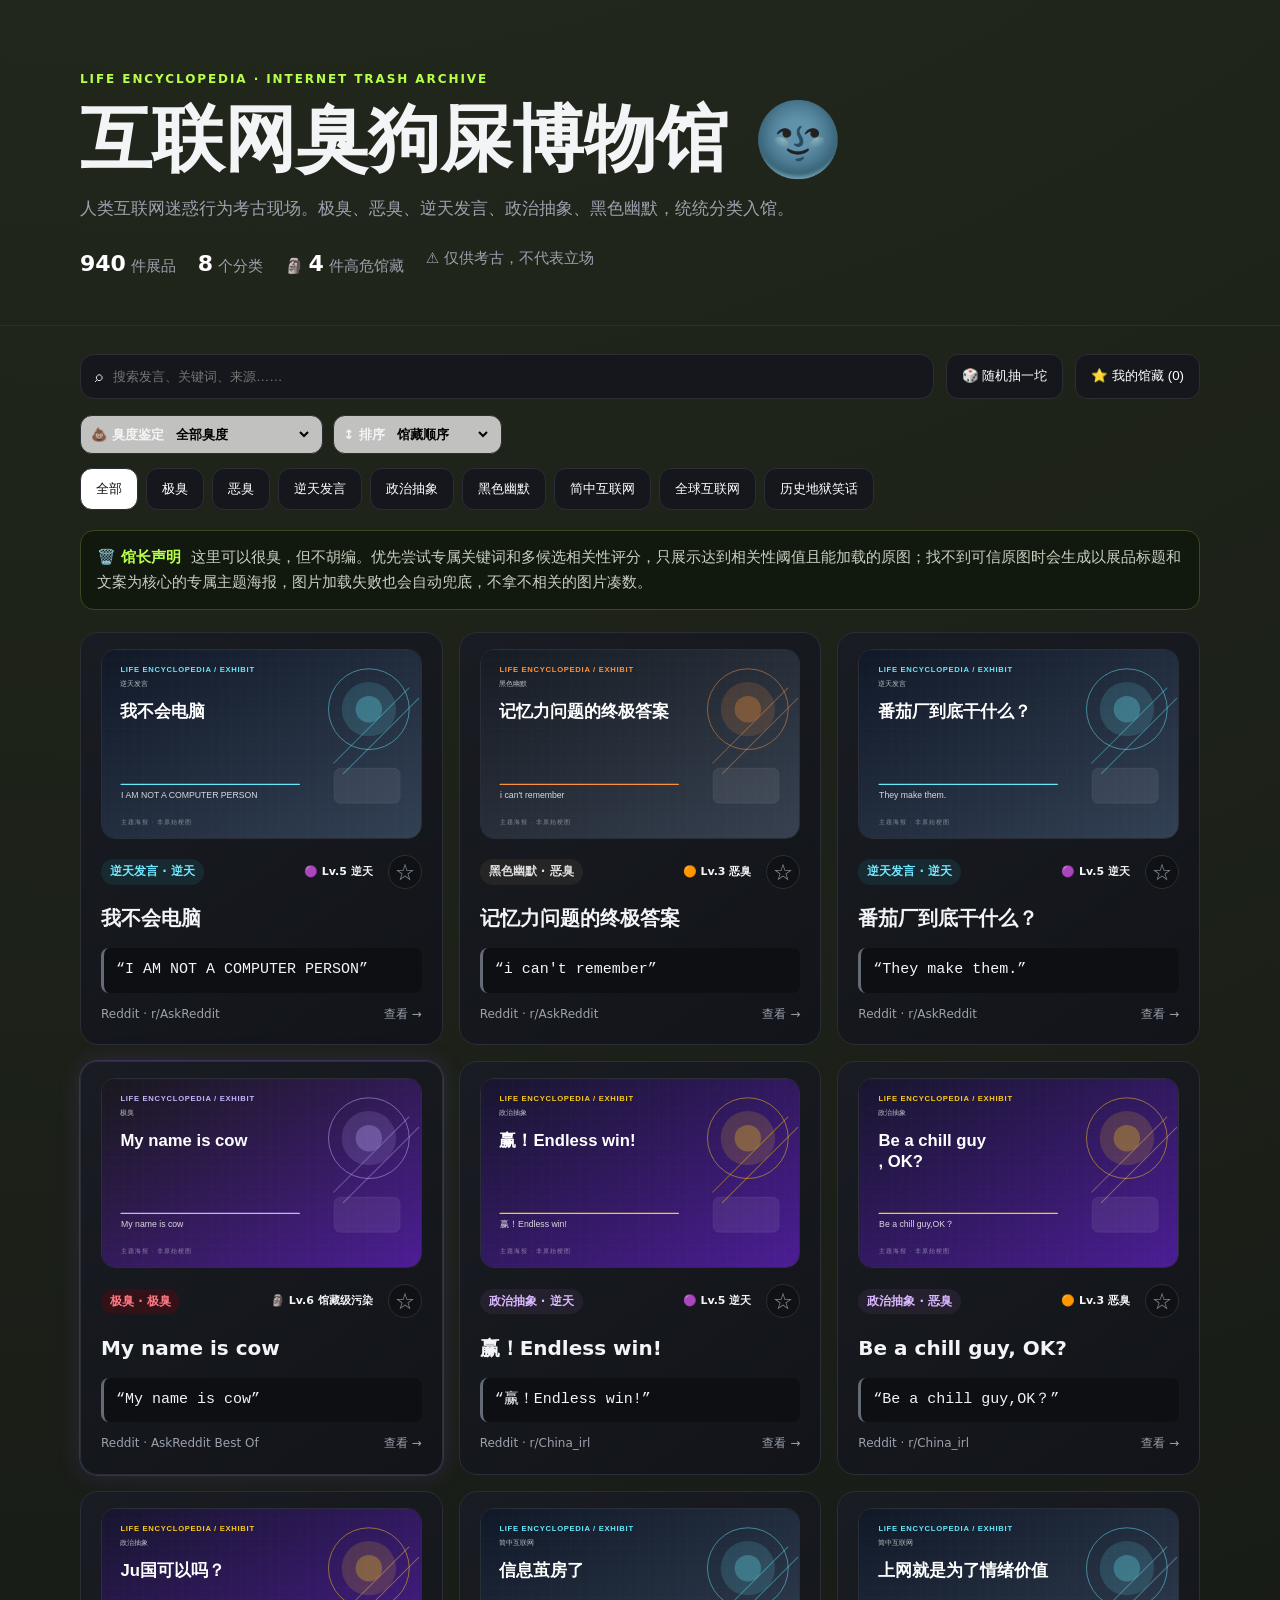
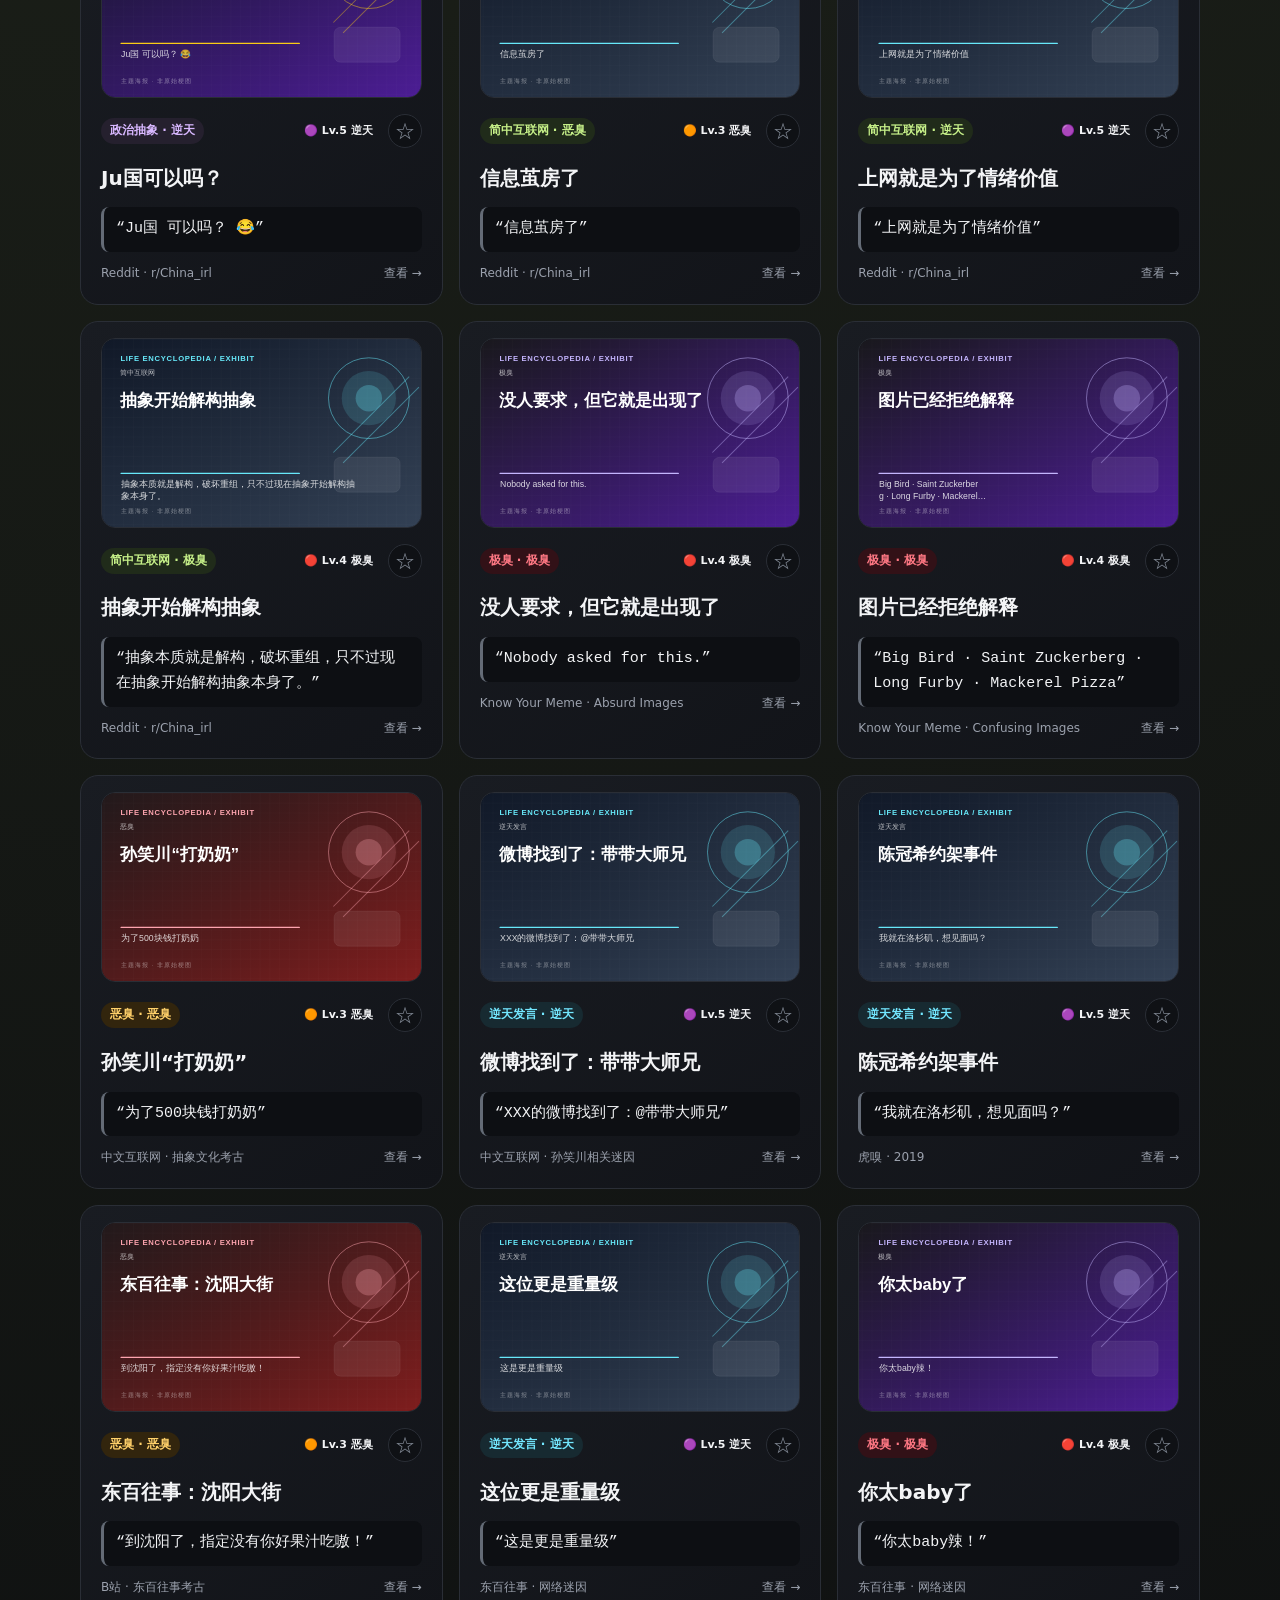
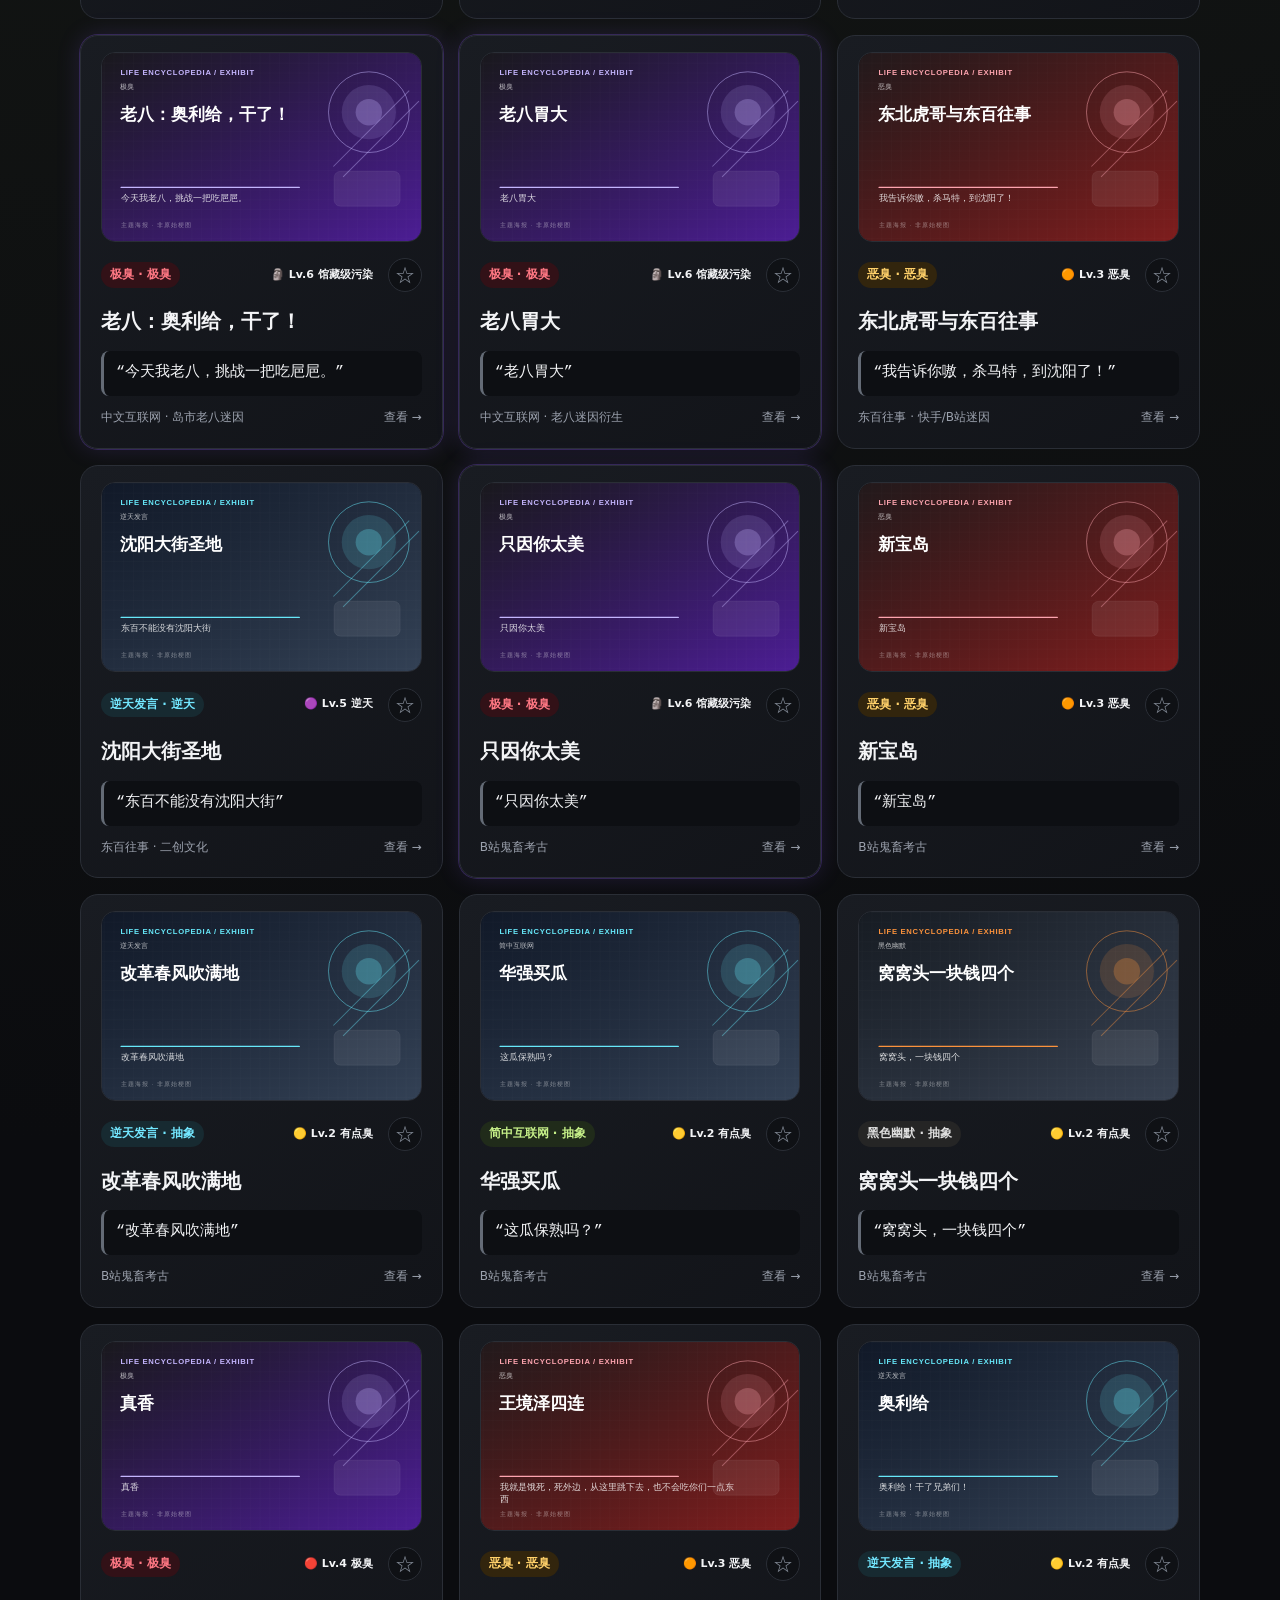
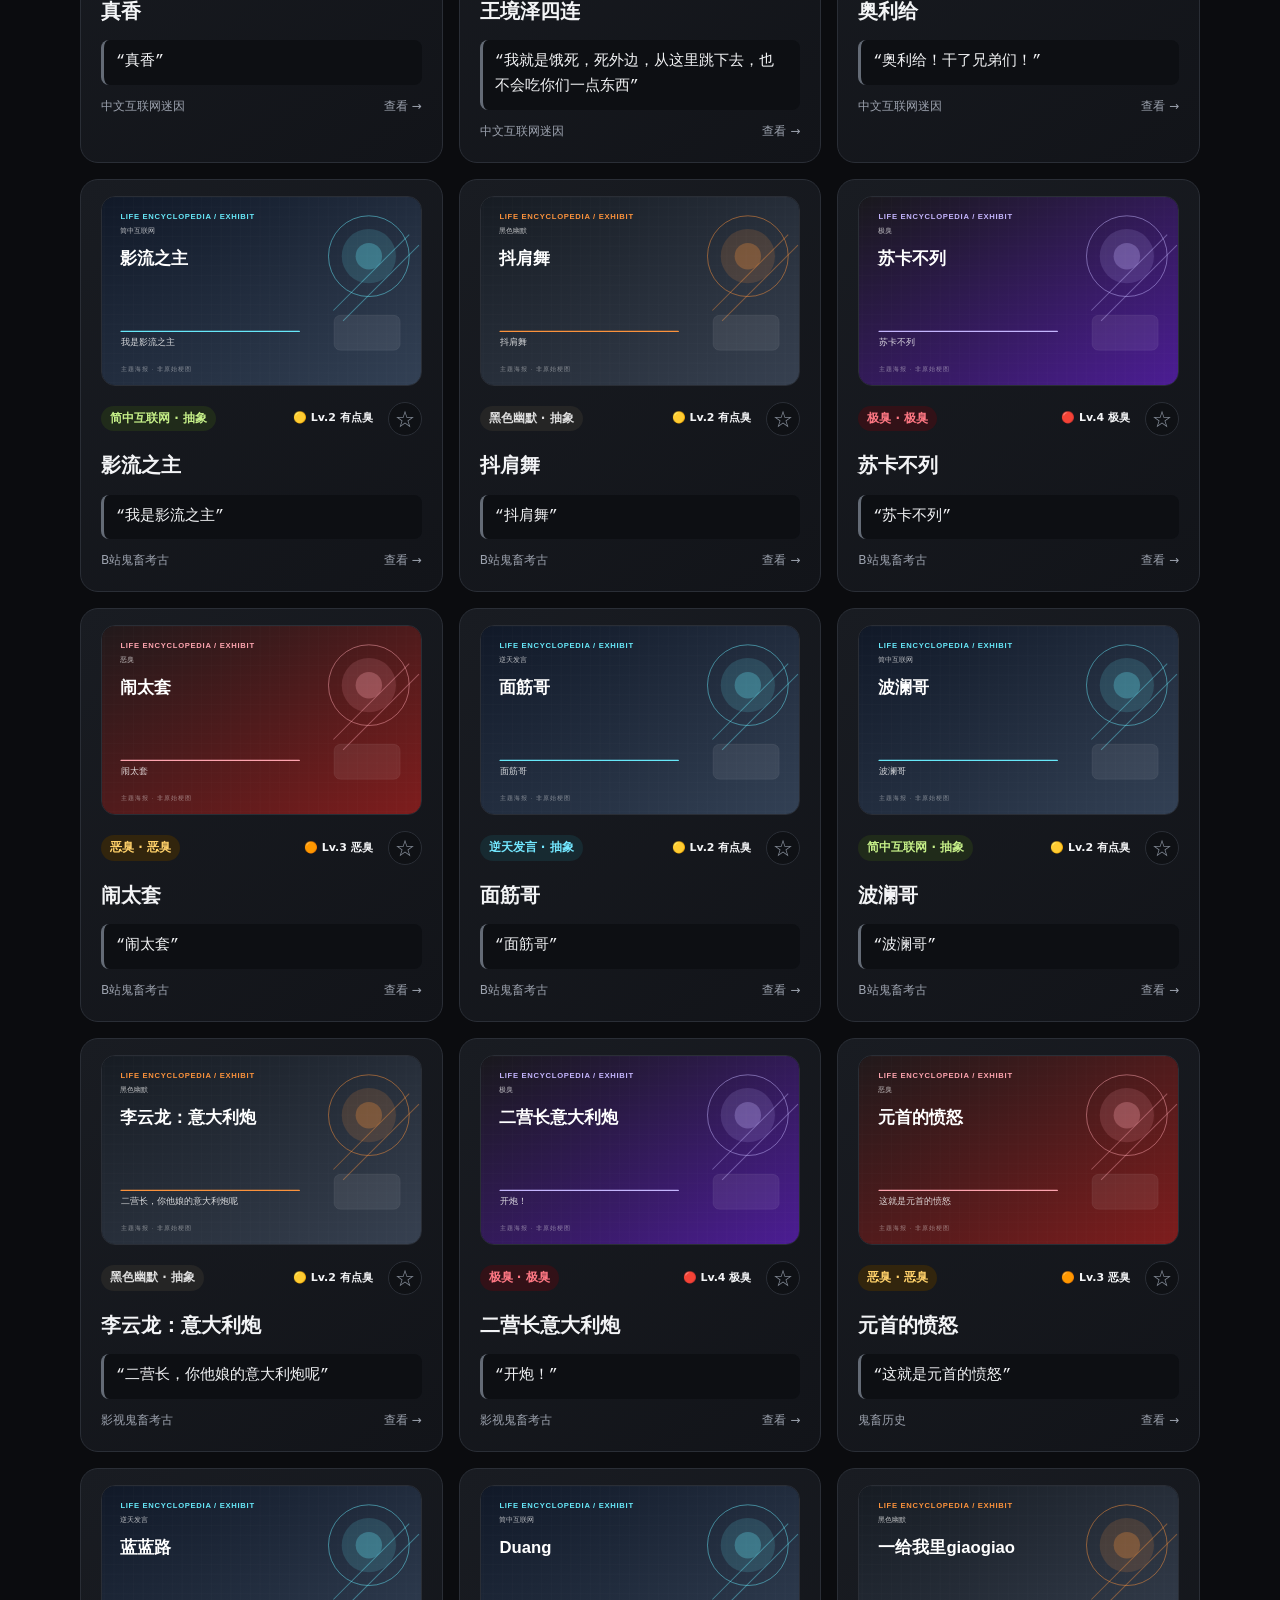
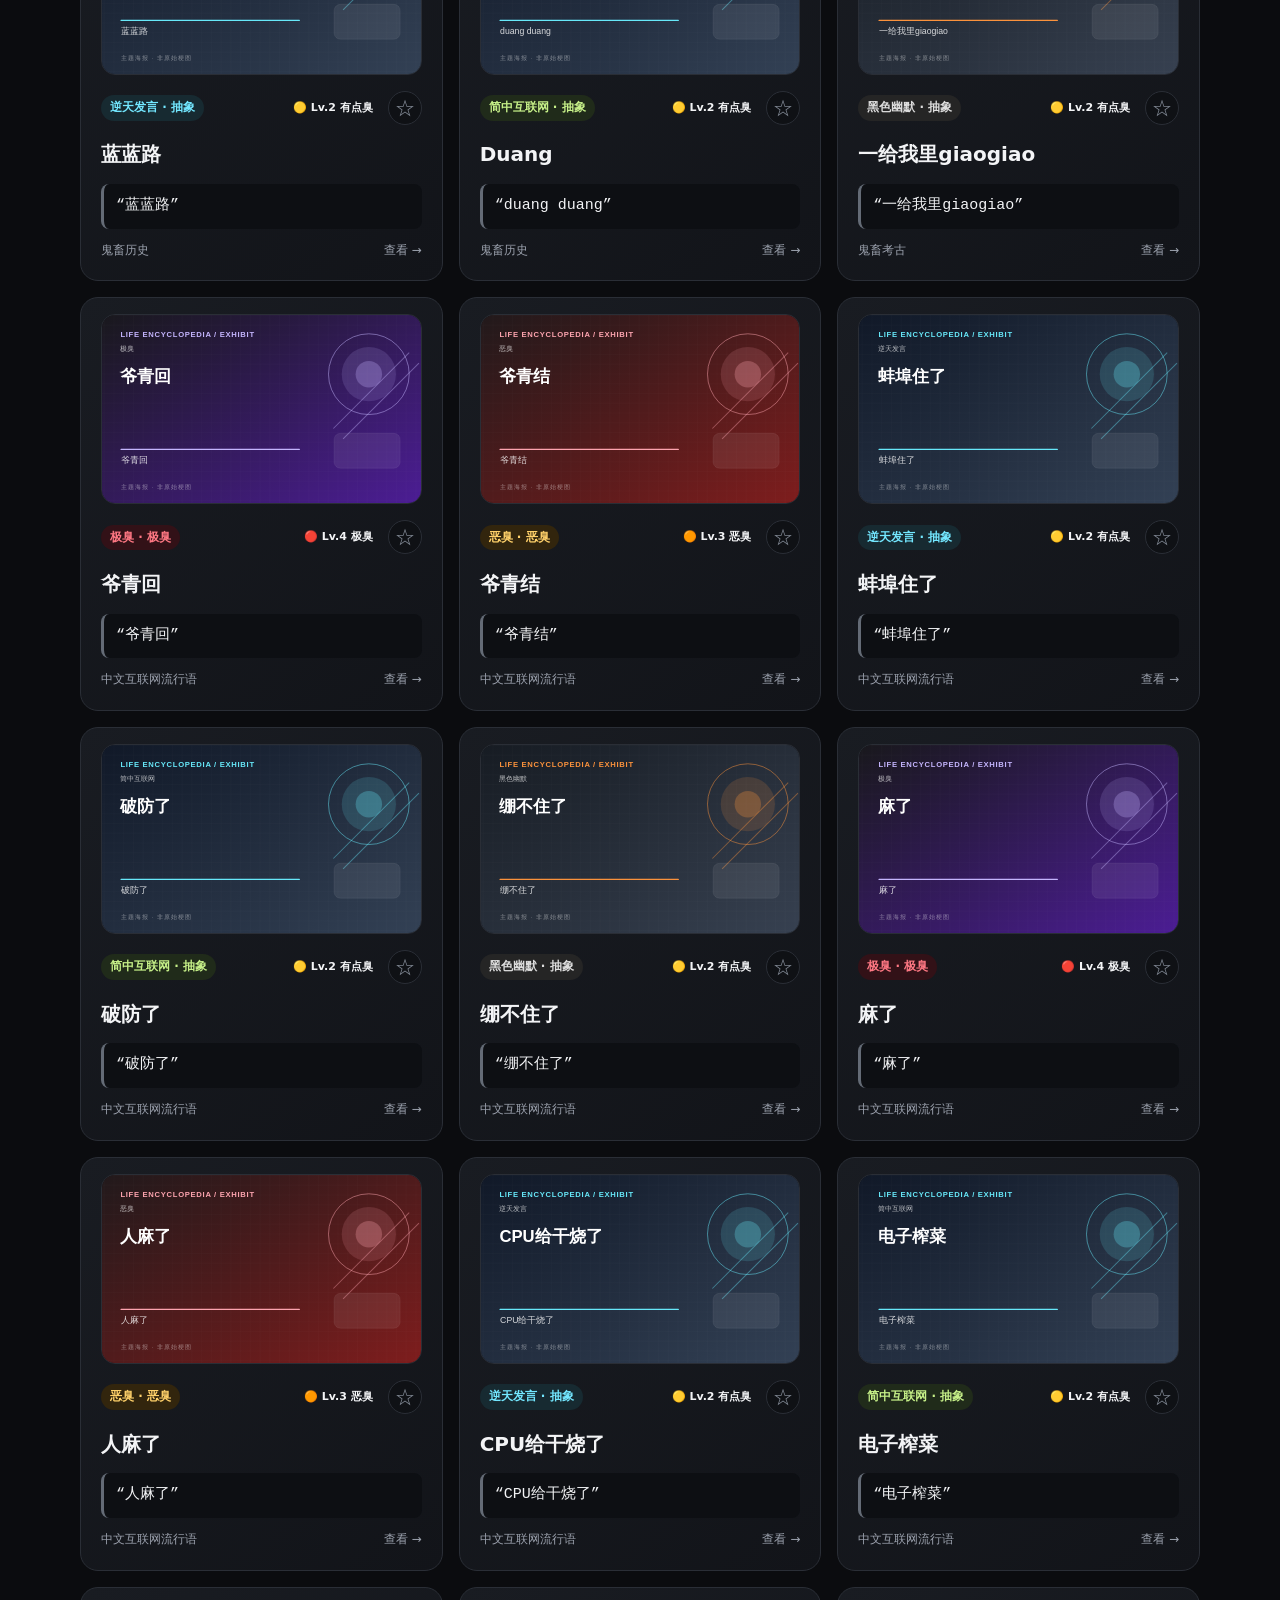
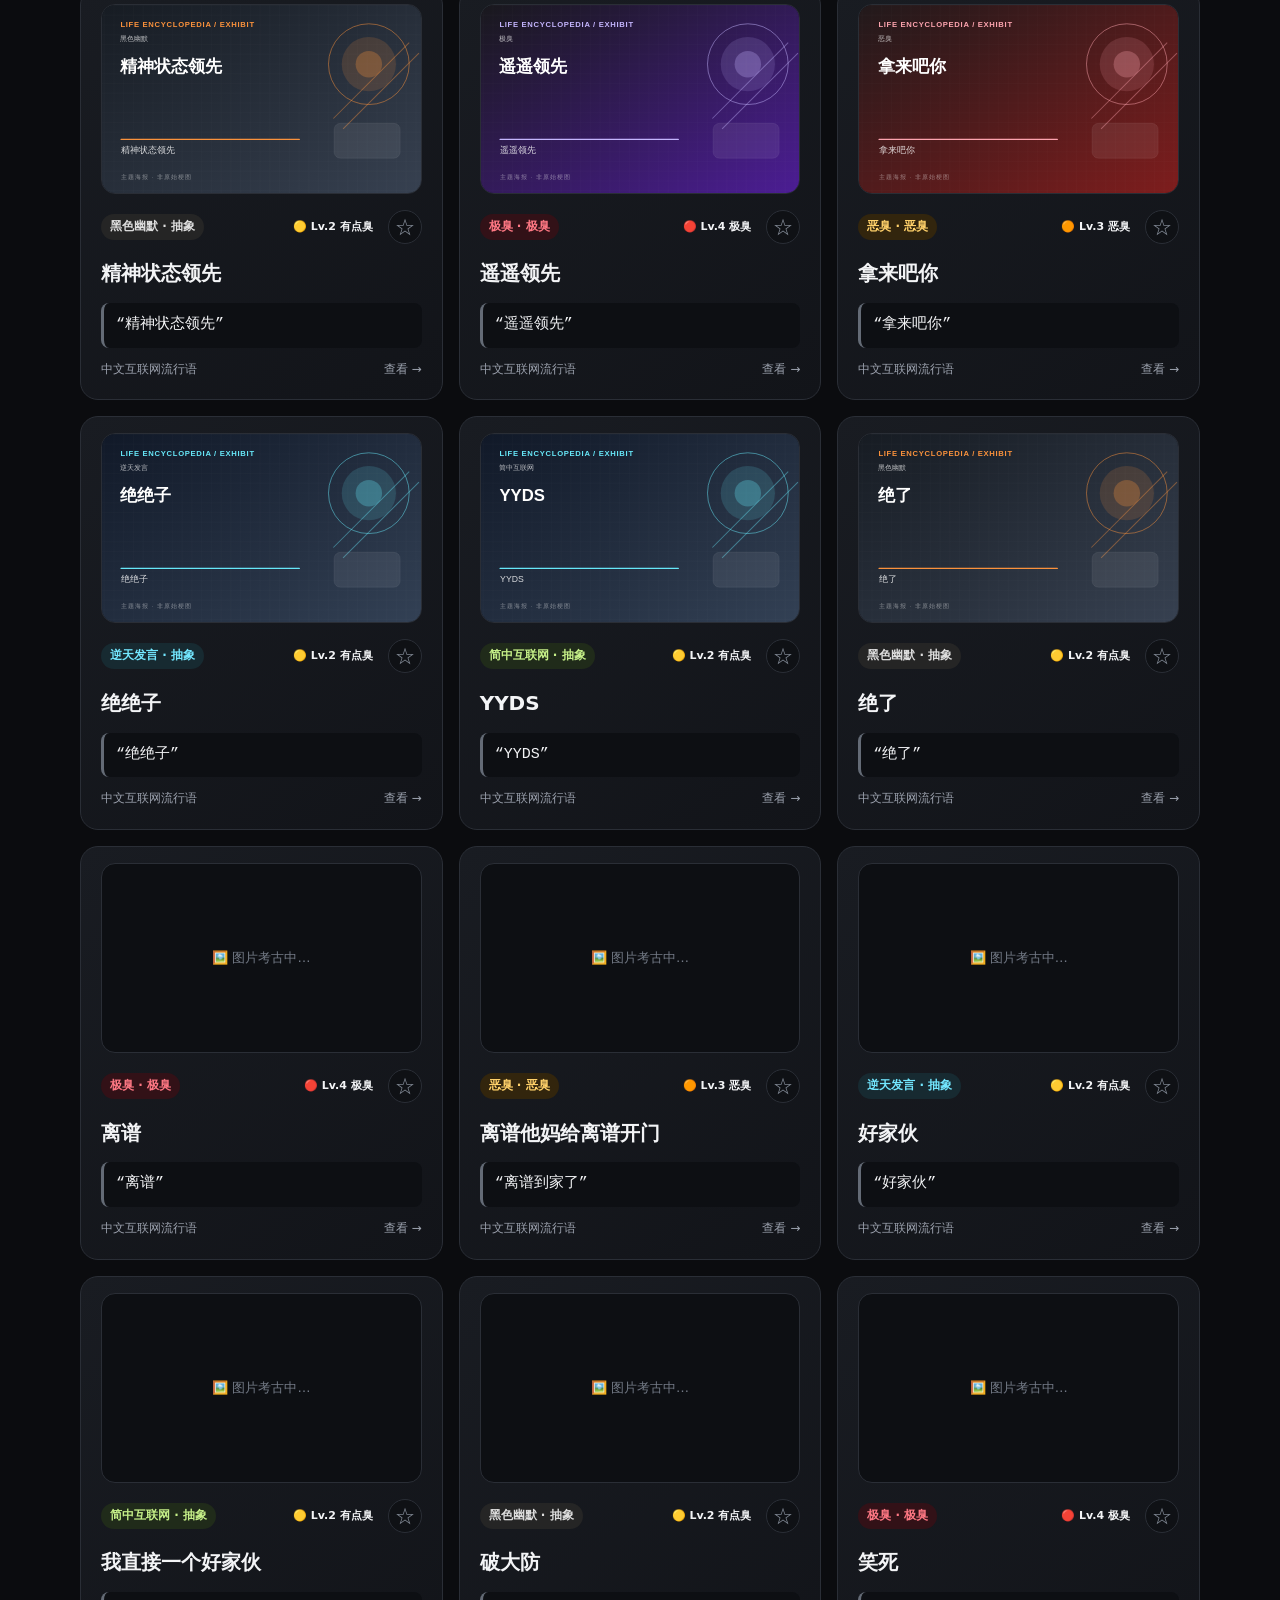
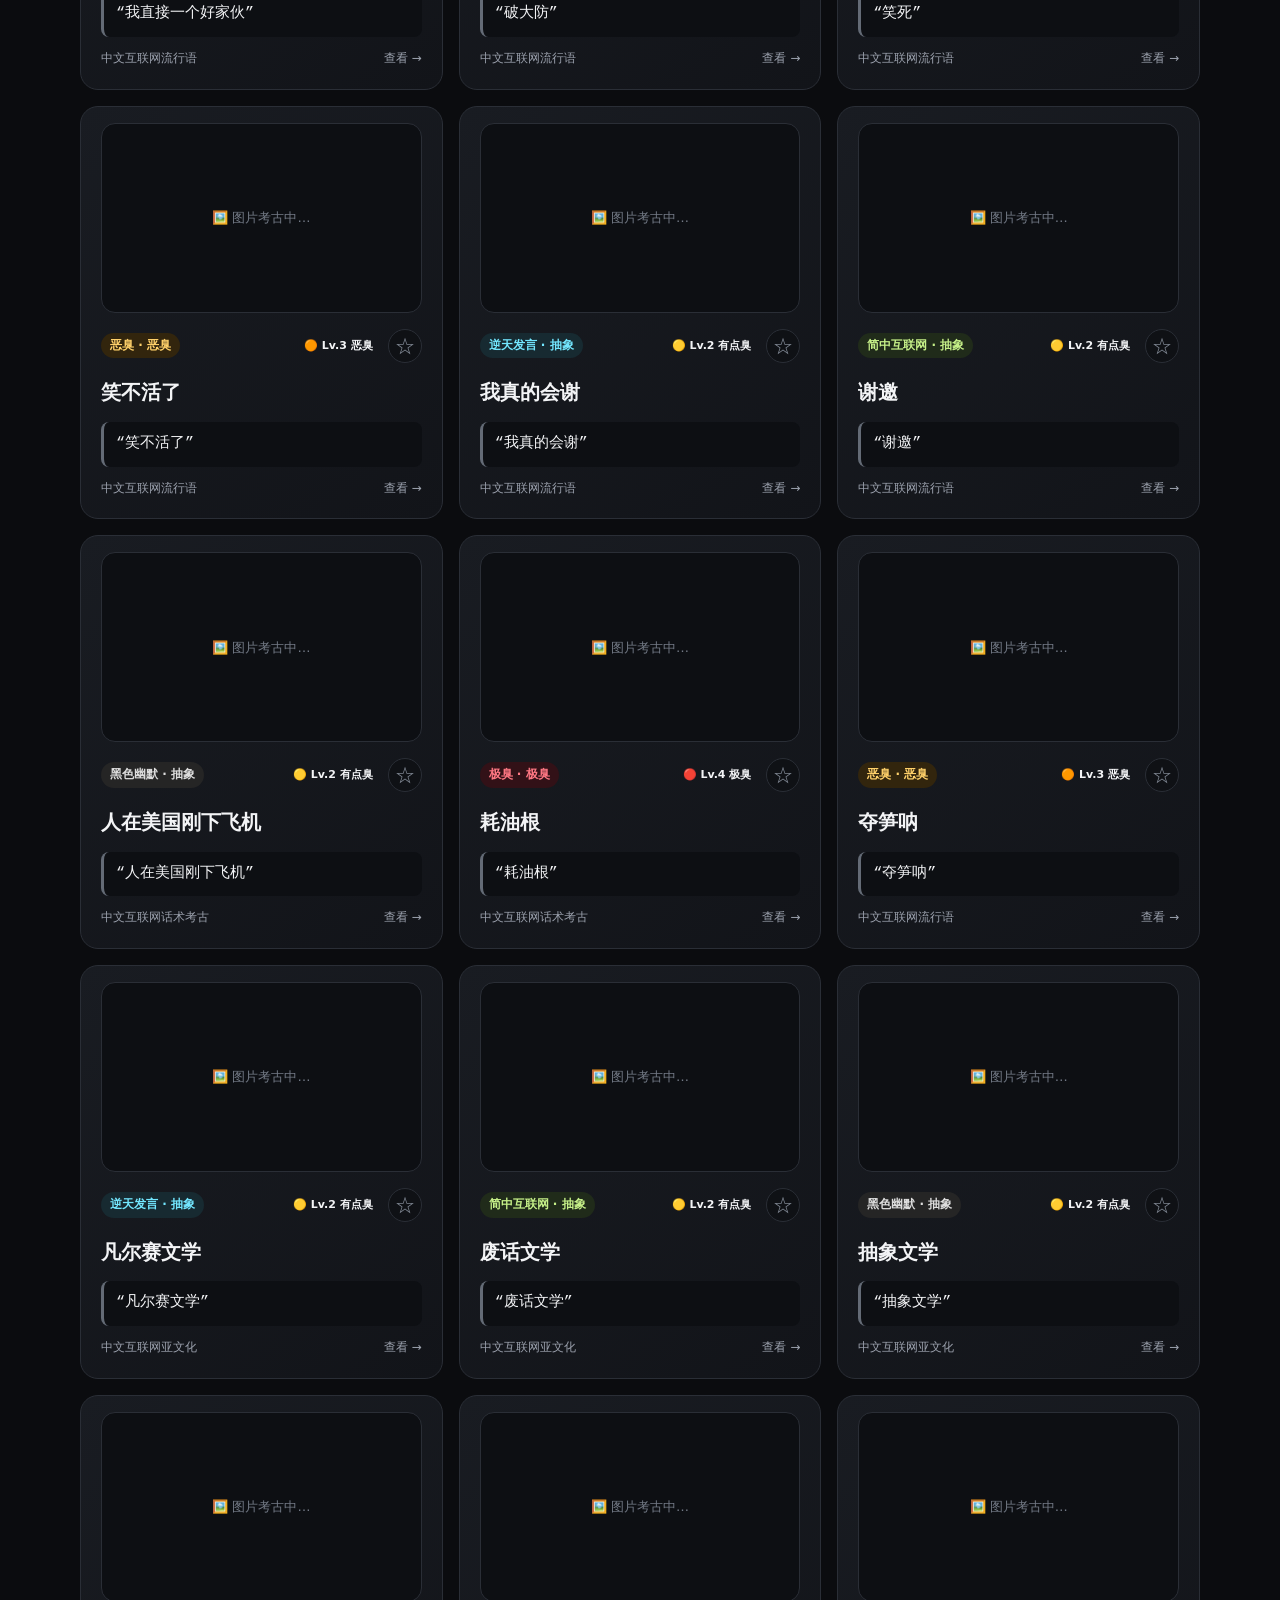
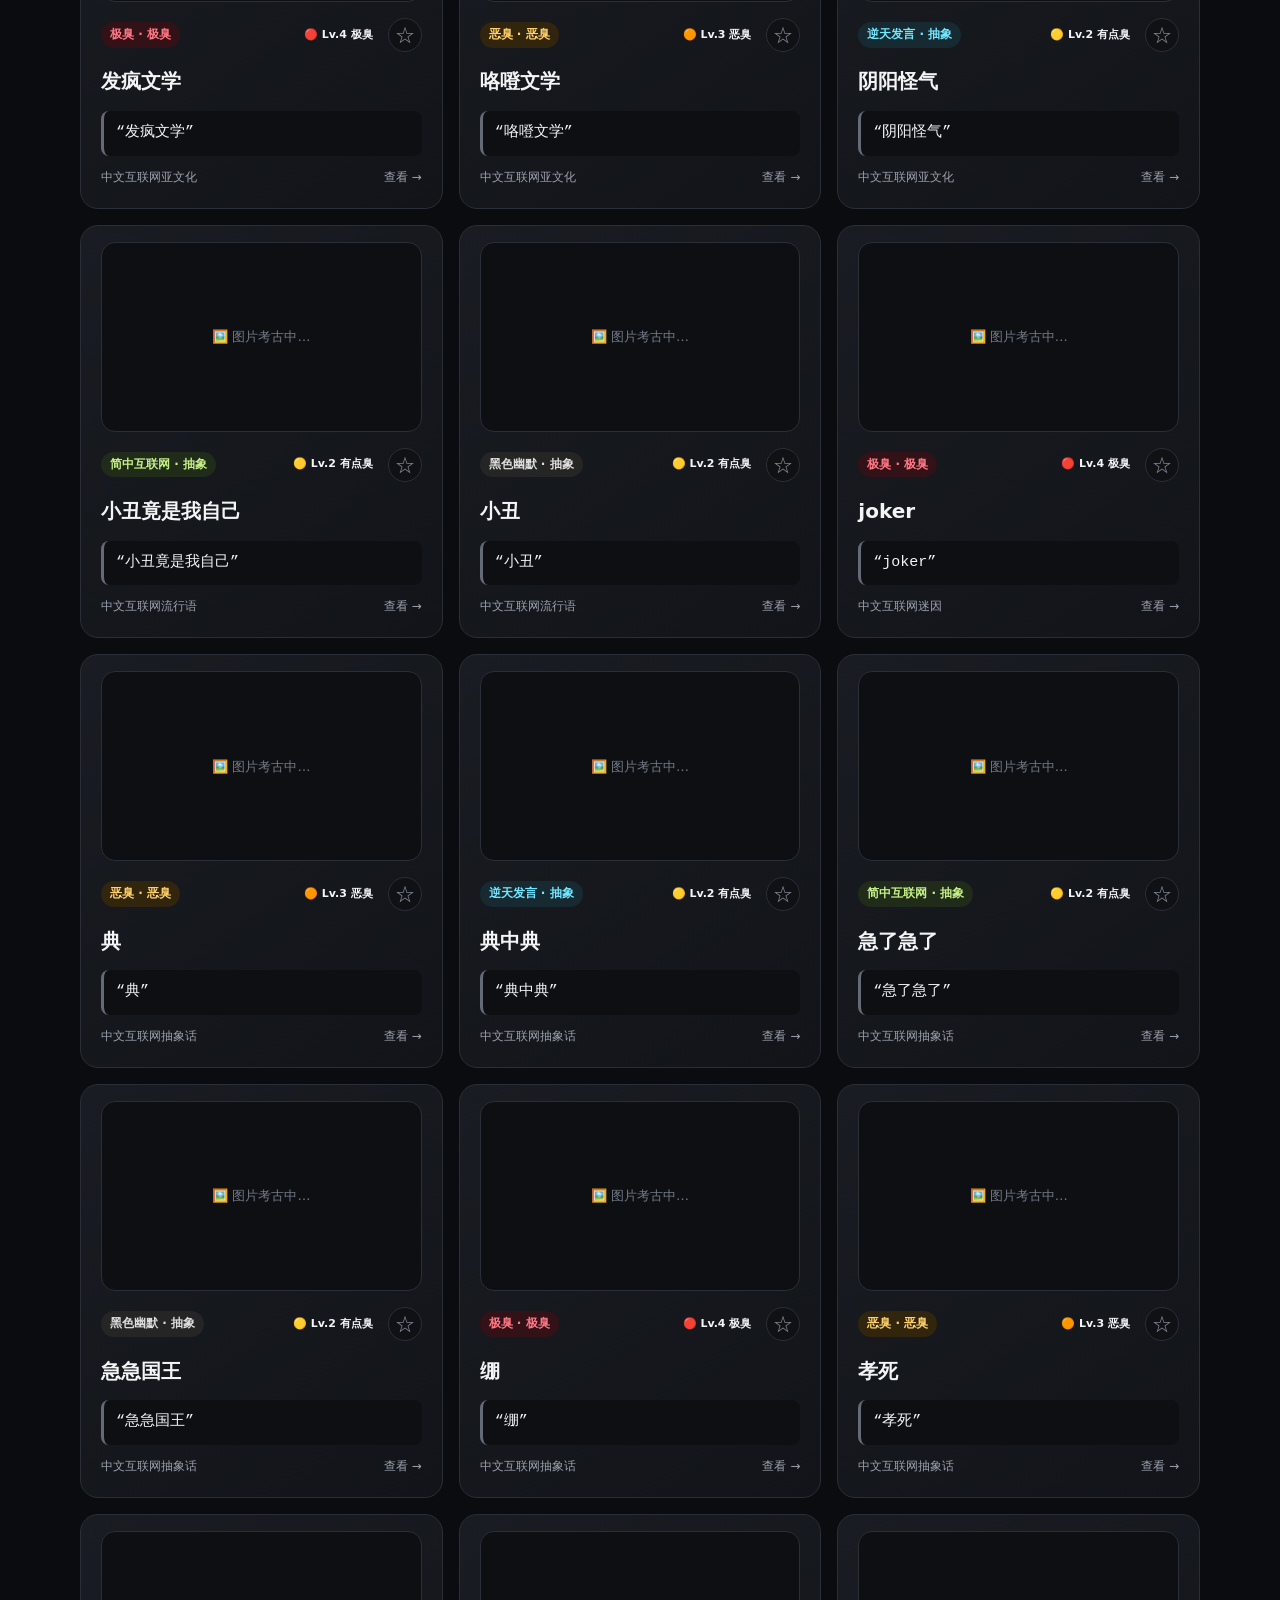
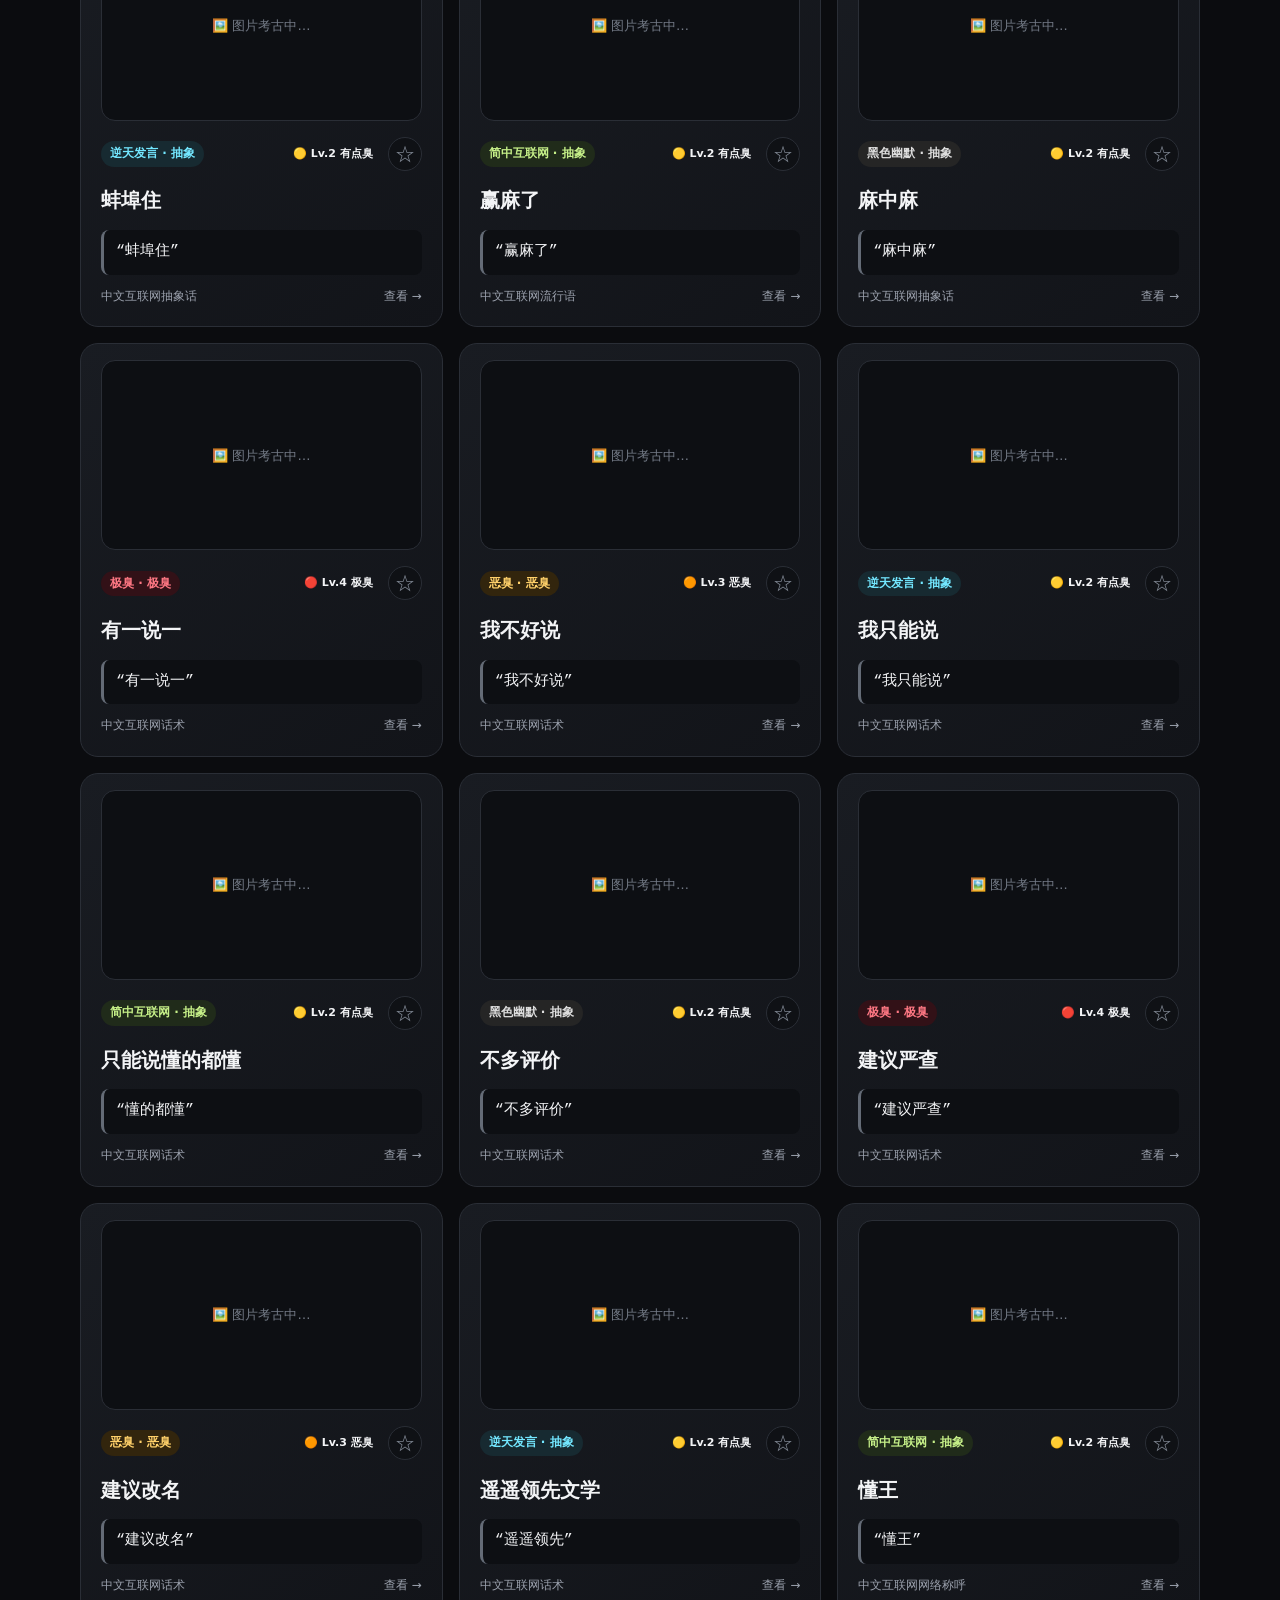
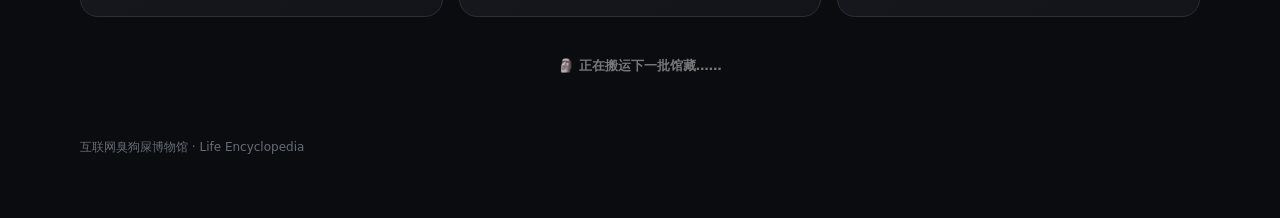
<file: docs/index.html>
<!doctype html><html lang="zh-CN"><head><meta charset="UTF-8"><meta name="viewport" content="width=device-width,initial-scale=1"><title>互联网臭狗屎博物馆 🌚</title><link rel="stylesheet" href="style.css"></head><body><header class="hero"><div class="wrap"><div class="eyebrow">LIFE ENCYCLOPEDIA · INTERNET TRASH ARCHIVE</div><h1>互联网臭狗屎博物馆 🌚</h1><p>人类互联网迷惑行为考古现场。极臭、恶臭、逆天发言、政治抽象、黑色幽默，统统分类入馆。</p><div class="stats"><span><b id="totalCount">0</b> 件展品</span><span><b id="categoryCount">0</b> 个分类</span><span>🗿 <b id="hazardCount">0</b> 件高危馆藏</span><span>⚠️ 仅供考古，不代表立场</span></div></div></header><main class="wrap"><section class="toolbar"><div class="search"><span>⌕</span><input id="searchInput" type="search" placeholder="搜索发言、关键词、来源……"></div><button id="randomBtn" class="random">🎲 随机抽一坨</button><button id="favoriteBtn" class="random">⭐ 我的馆藏 (<span id="favoriteCount">0</span>)</button></section><nav id="categories" class="categories"></nav><section class="notice"><strong>🗑️ 馆长声明</strong><span>这里可以很臭，但不胡编。优先尝试专属关键词和多候选相关性评分，只展示达到相关性阈值且能加载的原图；找不到可信原图时会生成以展品标题和文案为核心的专属主题海报，图片加载失败也会自动兜底，不拿不相关的图片凑数。</span></section><section id="grid" class="grid"></section><div id="empty" class="empty hidden">🌚 这片垃圾场暂时没搜到东西。</div></main><dialog id="detailDialog"><article class="detail"><button id="closeDialog" class="close">×</button><div id="detailContent"></div></article></dialog><dialog id="favoriteDialog"><article class="detail favorites-dialog"><button id="closeFavorites" class="close">×</button><div class="favorites-title">⭐ 我的馆藏</div><div id="favoriteList" class="favorite-list"></div></article></dialog><footer class="wrap footer">互联网臭狗屎博物馆 · Life Encyclopedia</footer><script src="app.js?v=20261017-image-match-v3"></script></body></html>
</file>
<file: docs/style.css>
:root{--bg:#0b0c0f;--panel:#15171c;--line:#2a2e36;--text:#f3f4f6;--muted:#9ba1ad;--accent:#b8ff4a;--cyan:#5de1ff}*{box-sizing:border-box}body{margin:0;background:radial-gradient(circle at 15% -10%,#293020,#0b0c0f 36%);color:var(--text);font:15px/1.65 system-ui,-apple-system,"Segoe UI","Microsoft YaHei",sans-serif}.wrap{width:min(1120px,calc(100% - 28px));margin:auto}.hero{padding:70px 0 42px;border-bottom:1px solid var(--line)}.eyebrow{font-size:12px;letter-spacing:.16em;color:var(--accent);font-weight:800}.hero h1{font-size:clamp(38px,7vw,72px);line-height:1.05;margin:12px 0}.hero p{max-width:760px;color:var(--muted);font-size:17px}.stats{display:flex;gap:22px;flex-wrap:wrap;color:var(--muted);margin-top:24px}.stats b{color:#fff;font-size:22px}.toolbar{display:flex;gap:12px;margin:28px 0 16px}.search{flex:1;display:flex;gap:10px;align-items:center;background:var(--panel);border:1px solid var(--line);border-radius:14px;padding:0 14px}.search input{width:100%;border:0;outline:0;background:transparent;color:#fff;padding:14px 0}.random,.category{border:1px solid var(--line);background:var(--panel);color:#fff;border-radius:12px;padding:11px 15px;cursor:pointer}.categories{display:flex;gap:8px;flex-wrap:wrap;margin-bottom:20px}.category.active{background:#fff;color:#111}.notice{padding:14px 16px;border:1px solid #394820;background:#11180d;border-radius:14px;margin-bottom:22px;color:#c9d0c0}.notice strong{color:var(--accent);margin-right:10px}.grid{display:grid;grid-template-columns:repeat(3,minmax(0,1fr));gap:16px;min-width:0}.card{background:linear-gradient(145deg,#191c22,#121419);border:1px solid var(--line);border-radius:18px;padding:20px;cursor:pointer;transition:.18s;min-width:0;overflow:hidden}.card:hover{transform:translateY(-4px);border-color:#59616e}.tag{display:inline-block;border-radius:999px;padding:3px 9px;font-size:12px;font-weight:800}.extreme{background:#321117;color:#ff7884}.stinky{background:#32250d;color:#ffd16a}.absurd{background:#172a31;color:#73e7ff}.politics{background:#25202e;color:#d8b7ff}.black{background:#252525;color:#ddd}.cn{background:#202b1a;color:#c5ef88}.card h2{font-size:20px;line-height:1.3}.quote{background:#0d0f13;border-left:3px solid #646b76;border-radius:8px;padding:10px 12px;margin:12px 0;font-family:ui-monospace,Consolas,monospace;min-width:0;overflow-wrap:anywhere;word-break:break-word}.meta{font-size:12px;color:var(--muted);display:flex;justify-content:space-between}.hidden{display:none}.empty{text-align:center;padding:80px;color:var(--muted)}dialog{border:0;background:transparent;color:#fff;width:min(720px,calc(100% - 20px));padding:0}dialog::backdrop{background:#000c}.detail{position:relative;background:#121419;border:1px solid #333944;border-radius:20px;padding:30px}.detail h2{font-size:30px}.detail a{color:var(--cyan)}.close{position:absolute;right:12px;top:8px;border:0;background:transparent;color:#aaa;font-size:32px}.footer{padding:40px 0 60px;color:#656c77;font-size:12px}@media(max-width:850px){.grid{grid-template-columns:repeat(2,1fr)}}@media(max-width:600px){.toolbar{flex-direction:column}.grid{grid-template-columns:minmax(0,1fr);width:100%}.hero{padding-top:45px}.wrap{width:min(100% - 28px,1120px)}.notice{min-width:0}.card h2{overflow-wrap:anywhere}}.media,.detail-media{margin:-4px 0 16px;border-radius:14px;overflow:hidden;background:#0d0f13;border:1px solid #2a2e36}.media{height:190px}.detail-media{max-height:520px}.media-link{display:block;height:100%}.media img,.detail-media img{display:block;width:100%;height:100%;object-fit:cover}.detail-media img{object-fit:contain;max-height:480px;background:#090a0d}.media-placeholder{height:100%;display:grid;place-items:center;text-align:center;color:#737a86;font-size:13px;padding:14px}.no-image{line-height:1.8}.no-image a{color:var(--cyan)}.media-credit{padding:7px 10px;font-size:11px;color:#737a86;background:#101217;border-top:1px solid #22262e}.image-meta{font-size:12px;color:#9097a3;border:1px solid #292e37;background:#0c0e12;border-radius:10px;padding:10px 12px}.image-meta a{color:var(--cyan)}.media-loading{animation:pulse 1.3s ease-in-out infinite alternate}@keyframes pulse{from{opacity:.55}to{opacity:1}}.global{background:#192a34;color:#7bdfff}.history{background:#30202a;color:#ff9fba}.war{background:#2d271d;color:#ffd36a}@media(max-width:600px){.media{height:210px}.detail-media{max-height:70vh}}
.card-top{display:flex;align-items:center;justify-content:space-between;gap:10px;min-width:0}.fav-card{flex:0 0 auto;border:1px solid var(--line);background:#0f1115;color:#858d99;border-radius:999px;width:34px;height:34px;font-size:20px;line-height:1;cursor:pointer}.fav-card.on{color:#ffd65a;border-color:#66562a;background:#221e10}.detail-head{display:flex;align-items:center;justify-content:space-between;gap:12px;flex-wrap:wrap}.detail-actions{display:flex;gap:8px;flex-wrap:wrap}.detail-action{border:1px solid var(--line);background:#0e1014;color:#fff;border-radius:10px;padding:8px 11px;cursor:pointer}.detail-action.on{color:#ffd65a;border-color:#66562a;background:#221e10}.dossier{margin:18px 0;padding:16px;border:1px solid #303640;background:#0e1014;border-radius:14px}.dossier-title,.favorites-title{font-size:16px;font-weight:800;margin-bottom:12px}.dossier dl{margin:0;display:grid;gap:9px}.dossier dl div{display:grid;grid-template-columns:90px minmax(0,1fr);gap:12px;border-top:1px solid #22262e;padding-top:9px}.dossier dl div:first-child{border-top:0;padding-top:0}.dossier dt{color:#7f8793;font-size:12px}.dossier dd{margin:0;overflow-wrap:anywhere;word-break:break-word}.favorites-dialog{min-height:220px}.favorite-list{display:grid;gap:8px}.favorite-row{width:100%;display:grid;grid-template-columns:28px minmax(0,1fr) auto;gap:10px;align-items:center;text-align:left;border:1px solid #2a2e36;background:#0e1014;color:#fff;border-radius:12px;padding:11px 12px;cursor:pointer}.favorite-row:hover{border-color:#59616e}.favorite-row strong,.favorite-row small{display:block}.favorite-row small{color:#7f8793;font-size:11px;margin-top:2px}.favorite-empty{padding:40px 10px;text-align:center;color:#747c88}@media(max-width:600px){.detail{padding:22px}.detail h2{font-size:26px}.detail-action{flex:1}.favorite-row{grid-template-columns:24px minmax(0,1fr) 56px}.toolbar .random{width:100%}}


/* ===== 臭度系统 2.0 ===== */
.odor-controls{display:flex;gap:10px;flex-wrap:wrap;margin:12px 0 14px}.odor-control{display:flex;align-items:center;gap:8px;padding:8px 10px;border:1px solid var(--line,#ddd);border-radius:12px;background:rgba(255,255,255,.72);font-size:13px;font-weight:700}.odor-control select{border:0;background:transparent;font:inherit;cursor:pointer;outline:none}.card-badges{display:flex;align-items:center;gap:7px}.odor-badge{display:inline-flex;align-items:center;gap:4px;padding:4px 8px;border-radius:999px;background:var(--odor-bg);color:var(--odor-color);border:1px solid color-mix(in srgb,var(--odor-color),transparent 65%);font-size:11px;font-weight:800;white-space:nowrap}.hazard-card{box-shadow:0 0 0 1px rgba(139,92,246,.25),0 0 24px rgba(139,92,246,.16);animation:odorPulse 2.8s ease-in-out infinite}.odor-badge.hazard{animation:odorPulse 2.2s ease-in-out infinite}@keyframes odorPulse{0%,100%{box-shadow:0 0 0 rgba(139,92,246,0)}50%{box-shadow:0 0 16px rgba(139,92,246,.24)}}.odor-certificate{margin:18px 0;padding:22px;border:1px solid rgba(139,92,246,.35);border-radius:18px;background:linear-gradient(135deg,rgba(139,92,246,.08),rgba(255,255,255,.86));position:relative;overflow:hidden}.odor-certificate:before{content:"ARCHAEOLOGY CERTIFIED";position:absolute;right:-34px;top:18px;transform:rotate(16deg);font-size:10px;letter-spacing:1.6px;font-weight:900;opacity:.18}.certificate-kicker{font-weight:900;letter-spacing:.4px}.certificate-id{margin-top:5px;font-size:11px;opacity:.65;font-family:ui-monospace,SFMono-Regular,Menlo,monospace}.certificate-grade{display:flex;align-items:baseline;gap:10px;margin:18px 0;padding:13px 15px;border-radius:14px;background:var(--odor-bg);border-left:5px solid var(--odor-color)}.certificate-grade span{font-size:18px;font-weight:900;color:var(--odor-color)}.certificate-grade strong{font-size:20px}.odor-certificate dl{display:grid;gap:9px;margin:0}.odor-certificate dl>div{display:grid;grid-template-columns:90px 1fr;gap:12px}.odor-certificate dt{font-weight:800;opacity:.65}.odor-certificate dd{margin:0;font-weight:700}.seal{margin-top:17px;padding:10px 12px;border:1px dashed rgba(139,92,246,.5);border-radius:10px;font-weight:900}.odor-certificate.hazard{border-color:rgba(139,92,246,.7);box-shadow:0 0 30px rgba(139,92,246,.14)}.odor-toast{position:fixed;z-index:9999;left:50%;bottom:24px;transform:translate(-50%,18px);opacity:0;pointer-events:none;max-width:min(92vw,620px);padding:13px 17px;border-radius:14px;background:#17121d;color:#fff;border:1px solid rgba(139,92,246,.55);box-shadow:0 14px 38px rgba(0,0,0,.28);font-weight:800;text-align:center;transition:.22s ease}.odor-toast.show{opacity:1;transform:translate(-50%,0)}.odor-toast.hazard{background:linear-gradient(135deg,#25132e,#17121d);box-shadow:0 0 32px rgba(139,92,246,.35)}@media(max-width:640px){.odor-controls{display:grid;grid-template-columns:1fr 1fr}.odor-control{min-width:0}.odor-control span{display:none}.odor-control select{width:100%}.odor-badge{font-size:10px;padding:3px 6px}.odor-certificate dl>div{grid-template-columns:76px 1fr}.certificate-grade strong{font-size:17px}}


/* ===== Phase 2 性能施工 ===== */
.load-more-sentinel{grid-column:1/-1;text-align:center;padding:22px 12px;color:#777;font-size:13px;font-weight:700}
</file>
